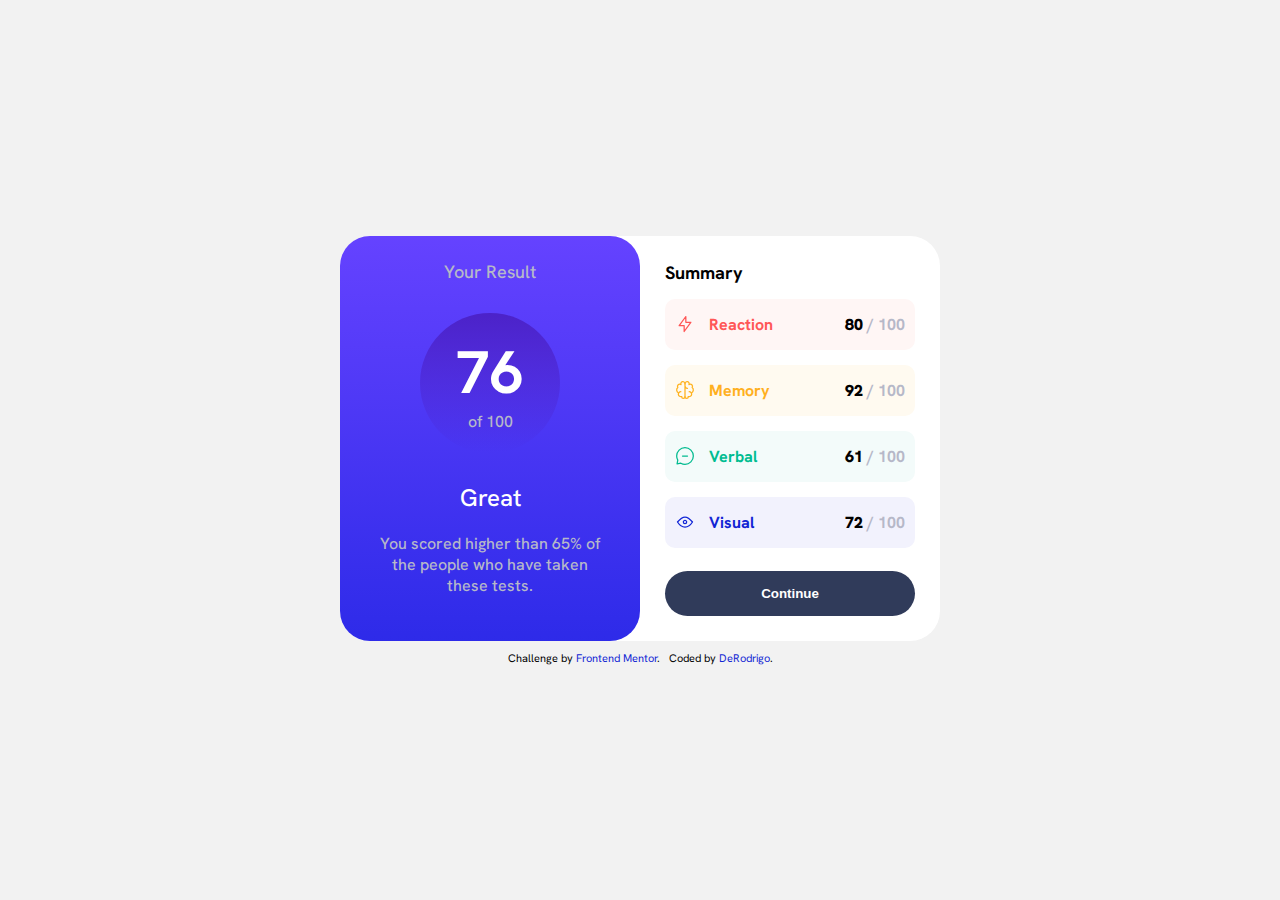
<file: FrontendMentor/Results summary component/index.html>
<!DOCTYPE html>
<html lang="en">
<head>
  <meta charset="UTF-8">
  <meta name="viewport" content="width=device-width, initial-scale=1.0"> <!-- displays site properly based on user's device -->

  <link rel="icon" type="image/png" sizes="32x32" href="./assets/images/favicon-32x32.png">
  <link rel="stylesheet" href="style.css">
  
  <title>Frontend Mentor | Results summary component</title>

</head>
<body>

  <main class="container">

    <div class="content">
      
      <section class="result">
        <h1 class="result-title">Your Result</h1>
        <div class="result-value">
          <span class="result-value-primary">76</span>
          <span class="result-value-secondary">of 100</span>
        </div>
        <h2 class="result-subtitle">Great</h2>
        <p class="result-text">
          You scored higher than 65% of the people who have taken these tests.
        </p>
      </section>

      <section class="summary">
        <h2 class="summary-title">Summary</h2>
        <div class="summary-block1">
          <div>
            <img class="summary-img" src="assets/images/icon-reaction.svg" alt="Reaction">
            <span class="summary-option1">Reaction</span>
          </div>
          <div>
            <strong>80</strong><span class="summary-percent">&nbsp;/&nbsp;100</span>
          </div>
        </div>
        <div class="summary-block2">
          <div>
            <img class="summary-img" src="assets/images/icon-memory.svg" alt="Memory">
            <span class="summary-option2">Memory</span>
          </div>
          <div>
            <strong>92</strong><span class="summary-percent">&nbsp;/&nbsp;100</span>
          </div>
        </div>
        <div class="summary-block3">
          <div>
            <img class="summary-img" src="assets/images/icon-verbal.svg" alt="Verbal">
            <span class="summary-option3">Verbal</span>
          </div>
          <div>
            <strong>61</strong><span class="summary-percent">&nbsp;/&nbsp;100</span>
          </div>
        </div>
        <div class="summary-block4">
          <div>
            <img class="summary-img" src="assets/images/icon-visual.svg" alt="Visual">
            <span class="summary-option4">Visual</span>
          </div>
          <div>
            <strong>72</strong><span class="summary-percent">&nbsp;/&nbsp;100</span>
          </div>
        </div>
        <button class="summary-button">Continue</button>
      </section>

    </div>

    <!-- Rodapé Frontend Mentor -->
    <div class="attribution">
      Challenge by <a href="https://www.frontendmentor.io?ref=challenge" target="_blank">Frontend Mentor</a>. 
      &nbsp; Coded by <a href="#">DeRodrigo</a>.
    </div>

  </main>

</body>
</html>
</file>
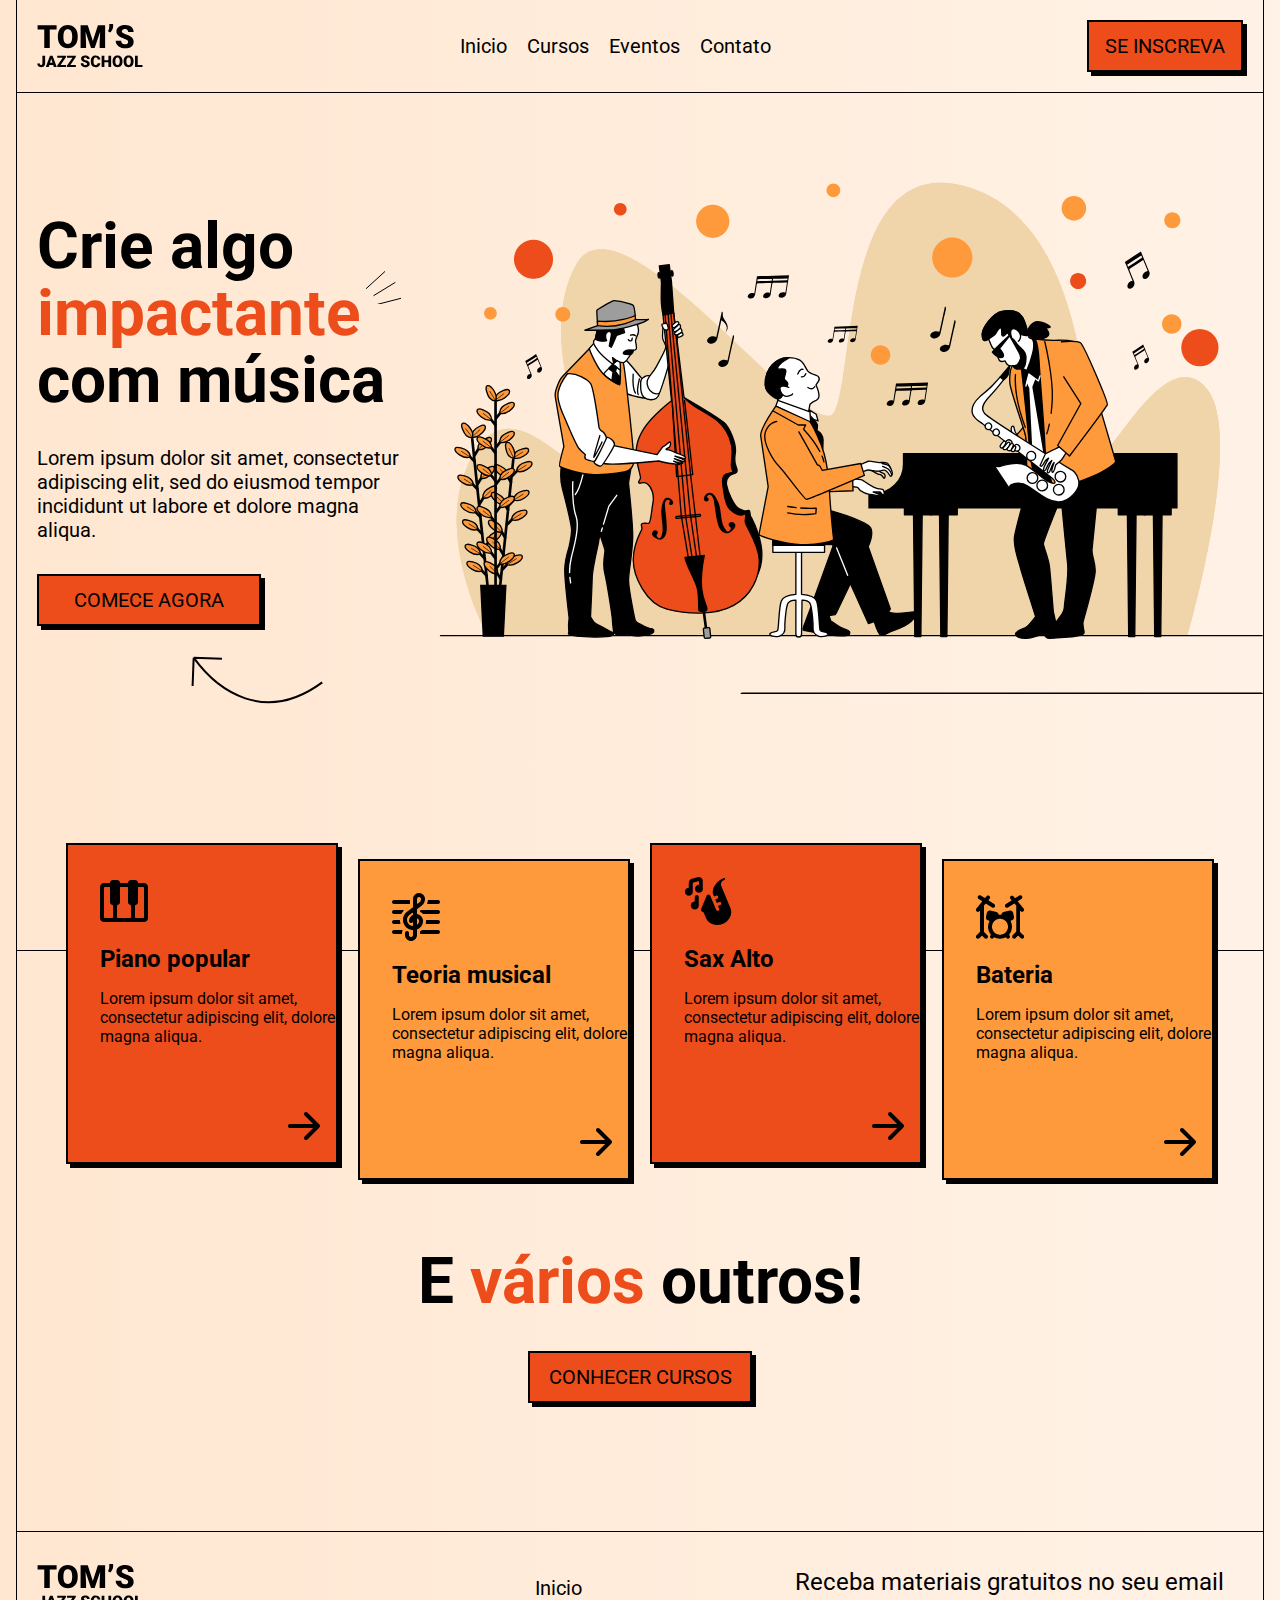
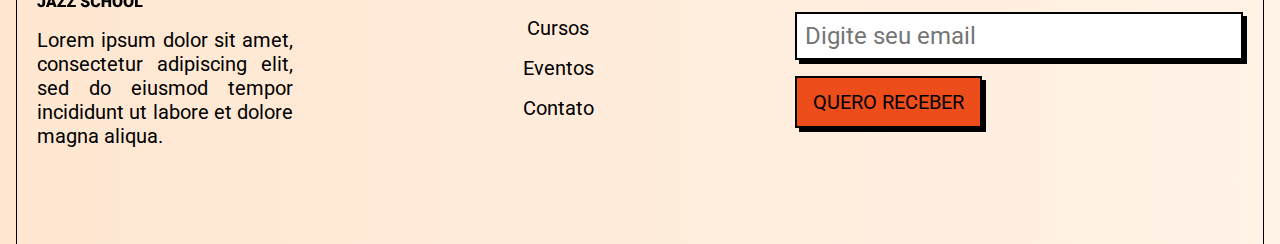
<file: OneBitCode/LandingPage/index.html>
<!DOCTYPE html>
<html lang="en">
<head>
  <meta charset="UTF-8">
  <meta http-equiv="X-UA-Compatible" content="IE=edge">
  <meta name="viewport" content="width=device-width, initial-scale=1.0">
  <title>Tom´s Jazz School</title>

  <link rel="preconnect" href="https://fonts.googleapis.com">
  <link rel="preconnect" href="https://fonts.gstatic.com" crossorigin>

  <link rel="stylesheet" href="index.css">
  
  <link href="https://fonts.googleapis.com/css2?family=Roboto:wght@500;900&display=swap" rel="stylesheet">

</head>
<body>

  <header>
    <div class="container">
      <img src="img/logo.svg" alt="Tom´s Jazz School">
      <nav>
        <a href="#">Inicio</a>
        <a href="#">Cursos</a>
        <a href="#">Eventos</a>
        <a href="#">Contato</a>
      </nav>
      <a href="#" class="button mt-1 mx-auto mb-1">Se inscreva</a>
    </div>
  </header>

  <main>
    <section class="hero-section">
      <div class="container row-reverse">
        <img src="img/hero-img.svg" alt="Banda de Jazz tocando">
        <div>
          <h1 class="mt-2">Crie algo <span class="text-primary decoration">impactante</span> com música</h1>
          <p class="mt-2 mb-2">Lorem ipsum dolor sit amet, consectetur adipiscing elit, sed do eiusmod tempor incididunt ut labore et dolore magna aliqua.</p>
          <a href="#" class="button">Comece agora</a>
        </div>
      </div>
    </section>
    <section class="courses-section">
      <div class="cards">
        <article class="card">
          <img src="img/piano.png" alt="icone de teclas de piano">
          <strong>Piano popular</strong>
          <p>Lorem ipsum dolor sit amet, consectetur adipiscing elit, dolore magna aliqua.</p>
          <a href="#">
            <img src="img/arrow-right.svg" alt="ir para pagina do curso">
          </a>
        </article>
        <article class="card">
          <img src="img/clef.png" alt="icone de clave de sol">
          <strong>Teoria musical</strong>
          <p>Lorem ipsum dolor sit amet, consectetur adipiscing elit, dolore magna aliqua.</p>
          <a href="#">
            <img src="img/arrow-right.svg" alt="ir para pagina do curso">
          </a>
        </article>
        <article class="card">
          <img src="img/sax.png" alt="icone de saxofone">
          <strong>Sax Alto</strong>
          <p>Lorem ipsum dolor sit amet, consectetur adipiscing elit, dolore magna aliqua.</p>
          <a href="#">
            <img src="img/arrow-right.svg" alt="ir para pagina do curso">
          </a>
        </article>
        <article class="card">
          <img src="img/drums.png" alt="icone de teclas de piano">
          <strong>Bateria</strong>
          <p>Lorem ipsum dolor sit amet, consectetur adipiscing elit, dolore magna aliqua.</p>
          <a href="#">
            <img src="img/arrow-right.svg" alt="ir para pagina do curso">
          </a>
        </article>
      </div>
      <h2 class="text-center">E <span class="text-primary">vários</span> outros!</h2>
      <a href="#" class="button mt-2 mx-auto">Conhecer cursos</a>
    </section>
  </main>
  
  <footer>
    <div class="container">
      <div class="about-column">
        <img src="img/logo.svg" alt="" class="mt-1 mb-1">
        <p class="mb-2">Lorem ipsum dolor sit amet, consectetur adipiscing elit, sed do eiusmod tempor incididunt ut labore et dolore magna aliqua.</p>
      </div>
      <nav class="mb-2">
        <a href="#">Inicio</a>
        <a href="#">Cursos</a>
        <a href="#">Eventos</a>
        <a href="#">Contato</a>
      </nav>
      <form class="newsletter-form">
        <label for="email" class="mb-1">Receba materiais gratuitos no seu email</label>
        <input type="text" name="email" id="email" class="mb-1" placeholder="Digite seu email">
        <button class="button mb-2">QUERO RECEBER</button>
      </form>
    </div>
  </footer>

</body>
</html>
</file>
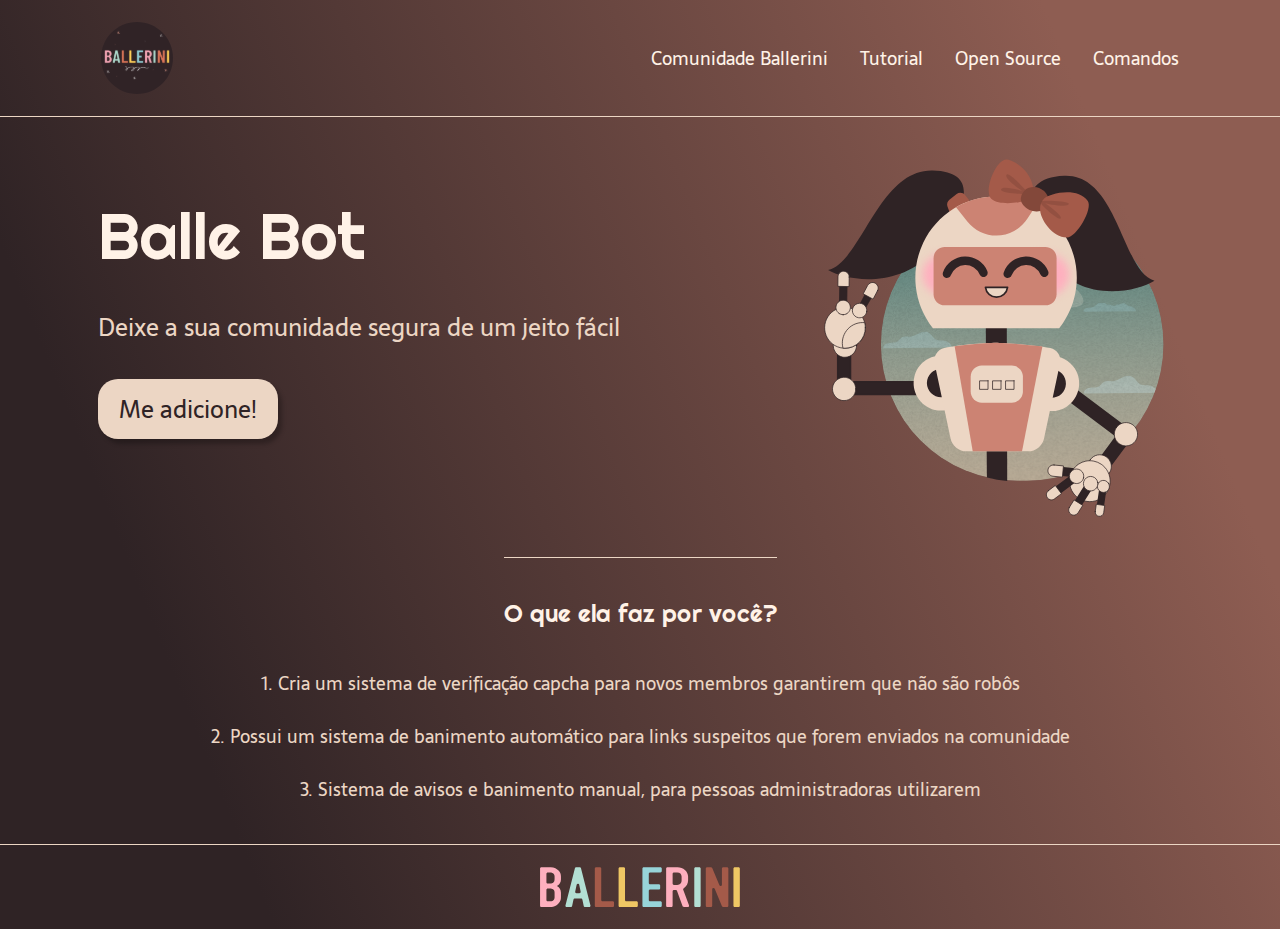
<file: RafaellaBallerini/LandingPage/index.html>
<!DOCTYPE html>
<html lang="pt-BR">
<head>
  <meta charset="UTF-8">
  <meta name="viewport" content="width=device-width, initial-scale=1.0">
  <meta name="description" content="Um bot que irá moderar e deixar a sua comunidade segura de um jeito fácil">
  <link rel="stylesheet" href="style.css">
  <title>Balle Bot - Modere a sua comunidade do Discord</title>
</head>
<body>
  <header class="cabecalho">
    <img class="cabecalho-imagem" src="logo.svg" alt="Logo da comunidade Ballerini">
    <nav class="cabecalho-menu">
      <a class="cabecalho-menu-item" href="https://discord.gg/wagxzStdcR">Comunidade Ballerini</a>
      <a class="cabecalho-menu-item" href="https://www.youtube.com/watch?v=llF6vD-RljE">Tutorial</a>
      <a class="cabecalho-menu-item" href="https://github.com/rafaballerini/LandingPage">Open Source</a>
      <a class="cabecalho-menu-item" href="https://css-tricks.com/snippets/css/a-guide-to-flexbox/">Comandos</a>
    </nav>
  </header>

  <main class="conteudo">
    <section class="conteudo-principal">
      <div class="conteudo-principal-escrito">
        <h1 class="conteudo-principal-escrito-titulo">Balle Bot</h1>
        <h2 class="conteudo-principal-escrito-subtitulo">Deixe a sua comunidade segura de um jeito fácil</h2>
        <button class="conteudo-principal-escrito-botao" onclick="window.location.href='https://beacons.ai/rafaballerini';" target="_blank">Me adicione!</button>
      </div>
      <img class="conteudo-principal-imagem" src="ballebot.svg" alt="Imagem da Balle Bot">
    </section>
    <section class="conteudo-secundario">
      <h3 class="conteudo-secundario-titulo">O que ela faz por você?</h3>
      <p class="conteudo-secundario-paragrafo">1. Cria um <strong>sistema de verificação capcha</strong> para novos membros garantirem que não são robôs</p>
      <p class="conteudo-secundario-paragrafo">2. Possui um <strong>sistema de banimento automático</strong> para links suspeitos que forem enviados na comunidade</p>
      <p class="conteudo-secundario-paragrafo">3. <strong>Sistema de avisos e banimento manual</strong>, para pessoas administradoras utilizarem</p>
    </section>
  </main>

  <footer class="rodape">
    <img class="rodape-imagem" src="ballerini.svg">
  </footer>
</body>
</html>
</file>
<file: FrontendMentor/Results summary component/style.css>
@import url('https://fonts.googleapis.com/css2?family=Hanken+Grotesk:wght@500;700;800&display=swap');

* {
  margin: 0;
  padding: 0;
  box-sizing: border-box;
  text-decoration: none;
}

body {
  font-family: 'Hanken Grotesk', sans-serif;
  font-size: 18px;
  background-color: hsl(0, 0%, 95%);
  height: 100vh;
}

.container {
  display: flex;
  flex-direction: column;
  justify-content: center;
  align-items: center;
  height: 100vh;
}

.content {
  background: hsl(0, 0%, 100%);
  min-width: 375px;
}

.result {
  display: flex;
  flex-direction: column;
  align-items: center;
  justify-content: space-around;
  color: hsl(233, 14%, 75%);
  background: hsla(252, 100%, 67%);
  background: linear-gradient(180deg, hsla(251, 100%, 63%,1) 0%, hsla(241, 81%, 54%,1) 100%);
  border-bottom-left-radius: 30px;
  border-bottom-right-radius: 30px;
}

.result-title {
  margin-top: 20px;
  font-size: 18px;
  font-weight: 500;
}

.result-value {
  display: flex;
  flex-direction: column;
  justify-content: center;
  align-items: center;
  border-radius: 50%;
  min-width: 140px;
  min-height: 140px;
  background: hsla(241, 72%, 46%, 1);
  background: linear-gradient(180deg, hsla(255, 71%, 46%, 1) 0%, hsla(245, 87%, 58%, 0) 100%);
  margin-top: 20px;
}

.result-value-primary {
  font-size: 60px;
  font-weight: 700;
  color: hsl(0, 0%, 100%);
}

.result-value-secondary {
  font-size: 16px;
  font-weight: 500;
}

.result-subtitle {
  margin-top: 20px;
  font-size: 24px;
  font-weight: 500;
  margin-bottom: 10px;
  color: hsl(0, 0%, 100%);
}

.result-text {
  text-align: center;
  font-size: 16px;
  font-weight: 500;
  margin-bottom: 40px;
  padding: 0 40px;
}

.summary {
  padding: 25px;
}

.summary-title {
  font-size: 18px;
  padding-bottom: 15px;
}

.summary-block1, 
.summary-block2,
.summary-block3, 
.summary-block4 {
  display: flex;
  justify-content: space-between;
  align-items: center;
  border-radius: 10px;
  padding: 15px 10px;
  margin-bottom: 15px;
  font-size: 16px;
  font-weight: 700;
}

.summary-block1 {
  background: hsl(6, 100%, 98%);
}

.summary-block2 {
  background: hsl(42, 100%, 97%);
}

.summary-block3 {
  background: hsl(173, 53%, 97%);
}

.summary-block4 {
  background: hsl(240, 71%, 97%);
}

.summary-img {
  vertical-align: text-top;
  padding-right: 10px;
}

.summary-option1 {
  color: hsl(0, 100%, 67%);
}

.summary-option2 {
  color: hsl(39, 100%, 56%);
}

.summary-option3 {
  color: hsl(166, 100%, 37%);
}

.summary-option4 {
  color: hsl(234, 85%, 45%);
}

.summary-percent {
  color: hsl(233, 14%, 75%);
  font-weight: 700;
}

.summary-button {
  font-weight: 700;
  color: hsl(0, 0%, 100%);
  background: hsl(224, 30%, 27%);
  width: 100%;
  border-radius: 25px;
  border: none;
  padding: 15px;
  margin-top: 8px;
}

/* Rodapé Frontend Mentor */

.attribution { 
 font-size: 11px;
 text-align: center;
 color: hsl(0, 0%, 100%); 
}

.attribution a {
 color: hsl(234, 85%, 45%); 
}

@media screen and (min-width: 36.25rem){
  
  body {
    background: hsl(0, 0%, 95%)
  }

  .content {
    display: flex;
    background: hsl(0, 0%, 100%);
    border-radius: 30px;
  }

  .result, .summary {
    width: 300px;
  }

  .result {
    border-radius: 30px;
  }

  .result-text {
    padding: 0 35px;
  }

  .summary {
    border-top-right-radius: 30px;
    border-bottom-right-radius: 30px;
  }

  .attribution { 
    color: hsl(0, 0%, 0%);
    margin-top: 10px; 
   }

}
</file>
<file: OneBitCode/LandingPage/index.css>
* {
  box-sizing: border-box;
  font-family: 'Roboto', sans-serif;
  margin: 0;
  padding: 0;
}

:root {
  --color-primary: #ED4D1B;
  --color-secondary: #FF9A3C;
  --color-black: #000;
  --color-white: #FFF;
}

body {
  background: linear-gradient(90deg, #FFE7D1 0%, #FFF2E6 100%);
  padding: 0 1rem;
}

header,
.hero-section,  
.courses-section,
footer {
  border-color: var(--color-black);
  border-style: solid;
  border-width: 0 1px 1px 1px;
  padding: 1.25rem;
}

header img {
  display: block;
  margin: 1rem auto;
}

header nav {
  display: grid;
  grid-template-columns: 1fr 1fr;
  margin: 1rem auto 0;
}

nav a {
  color: var(--color-black);
  font-size: 1.25rem;
  padding: .5rem;
  text-decoration: none;
}

header nav a:nth-child(2n-1) {
  text-align: right;
}

.button {
  background-color: var(--color-primary);
  border: 2px solid var(--color-black);
  box-shadow: 4px 4px 0 var(--color-black);
  color: var(--color-black);
  display: block;
  font-size: 1.25rem;
  padding: .75rem 1rem;
  max-width: 14rem;
  text-align: center;
  text-decoration: none;
  text-transform: uppercase;
}

.hero-section {
  padding-right: 0;
  padding-bottom: 16rem;
}

.hero-section img {
  display: block;
  margin: 1.25rem 0 0 auto;
  max-width: 100%;
}

h1 {
  font-size: 3rem;
  line-height: 105%;
}

h2 {
  font-size: 2.5rem;
}

.hero-section p {
  font-size: 1.25rem;
  padding-right: 1.25rem;
}

.hero-section .button {
  position: relative;
}

.hero-section .button::after {
  content: '';
  background: url(img/arrow-curve.svg);
  position: absolute;
  top: 5rem;
  right: -4rem;
  height: 48px;
  width: 132px;
}

.decoration {
  display: block;
  position: relative;
}

.decoration::after {
  content: '';
  background-image: url(img/three-dashes.svg);
  position: absolute;
  top: -.75rem;
  height: 36px;
  width: 40px;
}

.courses-section {
  padding-bottom: 8rem;
}

.cards {
  display: flex;
  flex-direction: column;
  align-items: start;
  gap: 1.25rem;
  margin-top: -8rem;
  margin-bottom: 4rem;
}

.card {
  background-color: var(--color-primary);
  border: 2px solid var(--color-black);
  box-shadow: 4px 4px 0 var(--color-black);
  max-width: 17rem;
  padding: 2rem 0 0 2rem;
}

.card:nth-child(2n) {
  align-self: end;
  background-color: var(--color-secondary);
}

.card strong {
  display: block;
  font-size: 1.5rem;
  margin: 1rem 0;
}

.card a {
  display: block;
  margin: 3rem 0 0 auto;
  width: fit-content;
}

footer {
  border-bottom: 0;
  padding: 1rem 1.25rem 4rem;
}

footer nav a {
  display: block;
  padding-left: 0;
}

.newsletter-form label {
  display: block;
  font-size: 1.5rem;
}

.newsletter-form input {
  border: 2px solid var(--color-black);
  box-shadow: 4px 4px 0 var(--color-black);
  font-size: 1.5rem;
  padding: .5rem;
  width: 100%;
}

/* Utilitarios */

.mt-1 {
  margin-top: 1rem;
}

.mt-2 {
  margin-top: 2rem;
}

.mb-1 {
  margin-bottom: 1rem;
}

.mb-2 {
  margin-bottom: 2rem;
}

.mx-auto {
  margin-left: auto;
  margin-right: auto;
}

.text-primary {
  color: var(--color-primary);
}

.text-center {
  text-align: center;
}

/* Responsividade */

@media screen and (min-width: 40rem){
  header nav {
    display: block;
    text-align: center;
  }

  .cards {
    flex-direction: row;
    flex-wrap: wrap;
    justify-content: center;
  }

  .card:nth-child(2n) {
    margin-top: 1rem;
  }

  .container.row-reverse img {
    text-align: center;
  }
}

@media screen and (min-width: 48rem) {
  header div {
    display: flex;
    align-items: center;
    justify-content: space-between;
  }

  header img,
  header nav,
  header .button {
    margin: 0;
  }
}

@media screen and (min-width: 72rem) {
  h1, h2 {
    font-size: 4rem;
  }
  
  .container {
    display: flex;
    align-items: center;
    margin: 0 auto;
    max-width: 72rem;
  }

  .container.row-reverse {
    flex-direction: row-reverse;
    align-items: center;
  }

  .about-column {
    flex: 2;
  }

  .about-column p {
    font-size: 1.25rem;
    max-width: 16rem;
    text-align: justify;
  }

  footer nav {
    flex: 1;
    text-align: center;
    margin-right: 8rem;
  }

  .newsletter-form {
    flex: 3;
    margin-left: 0;
    max-width: 28rem;
  }
}

@media screen and (min-width: 80rem) {
  .container {
    max-width: 80rem;
  }
}
</file>
<file: RafaellaBallerini/LandingPage/style.css>
@import url('https://fonts.googleapis.com/css2?family=Righteous&family=Sarala:wght@400;700&display=swap');

/* 
font-family: 'Righteous', cursive;
font-family: 'Sarala', sans-serif;
*/

* {
  margin: 0;
  padding: 0;
  box-sizing: border-box;
  text-decoration: none;
}

body {
  font-size: 100%;
  background: linear-gradient(68.15deg, #2F2325 16.62%, #8E5D52 85.61%);
}

.cabecalho {
  display: flex;
  flex-direction: row;
  align-items: center;
  justify-content: space-around;
  padding: 22px;
}

.cabecalho-imagem {
  height: 72px;
  margin-left: -160px;
}

.cabecalho-menu {
  display: flex;
  gap: 32px;
  margin-right: -160px;
}

.cabecalho-menu-item {
  font-family: 'Sarala', sans-serif;
  color: #FFF2E7;
  font-weight: 400;
  font-size: 18px;
}

.conteudo {
  margin-bottom: 40px;
  /* margin-top: -1px; */
  border-top: 0.4px solid #ECD6C4;
}

.conteudo-principal {
  display: flex;
  flex-direction: row;
  align-items: center;
  justify-content: space-around;
}

.conteudo-principal-escrito {
  display: flex;
  flex-direction: column;
  gap: 32px;
}

.conteudo-principal-escrito-titulo {
  font-family: 'Righteous', cursive;
  font-weight: 400;
  font-size: 64px;
  color: #FFF2E7;
}

.conteudo-principal-escrito-subtitulo {
  font-family: 'Sarala', sans-serif;
  font-weight: 400;
  font-size: 24px;
  color: #ECD6C4;
}

.conteudo-principal-escrito-botao {
  background-color: #ECD6C4;
  color: #2F2325;
  font-family: 'Sarala', sans-serif;
  font-weight: 400;
  font-size: 24px;
  width: 180px;
  height: 60px;
  border: none;
  box-shadow: 4px 5px 4px rgba(0, 0, 0, 0.25);
  border-radius: 20px;
}

.conteudo-principal-escrito-botao:hover {
  background-color: rgba(236, 214, 196, 0.53);
  transition-duration: 0.4s;
}

.conteudo-principal-imagem {
  height: 400px;
}

.conteudo-secundario {
  display: flex;
  flex-direction: column;
  align-items: center;
  gap: 24px;
  margin-top: 40px;
}

.conteudo-secundario-titulo {
  border-top: 0.4px solid #ECD6C4;
  padding-top: 40px;
  font-family: 'Righteous', cursive;
  font-weight: 400;
  font-size: 24px;
  color: #FFF2E7;
  margin-bottom: 16px;
}

.conteudo-secundario-paragrafo {
  font-family: 'Sarala', sans-serif;
  font-weight: 300;
  font-size: 18px;
  color: #ECD6C4;
}

.rodape {
  padding: 22px;
  border-top: 0.4px solid #ECD6C4;
}

.rodape-imagem {
  height: 40px;
  display: block;
  margin: 0 auto;
}
</file>
